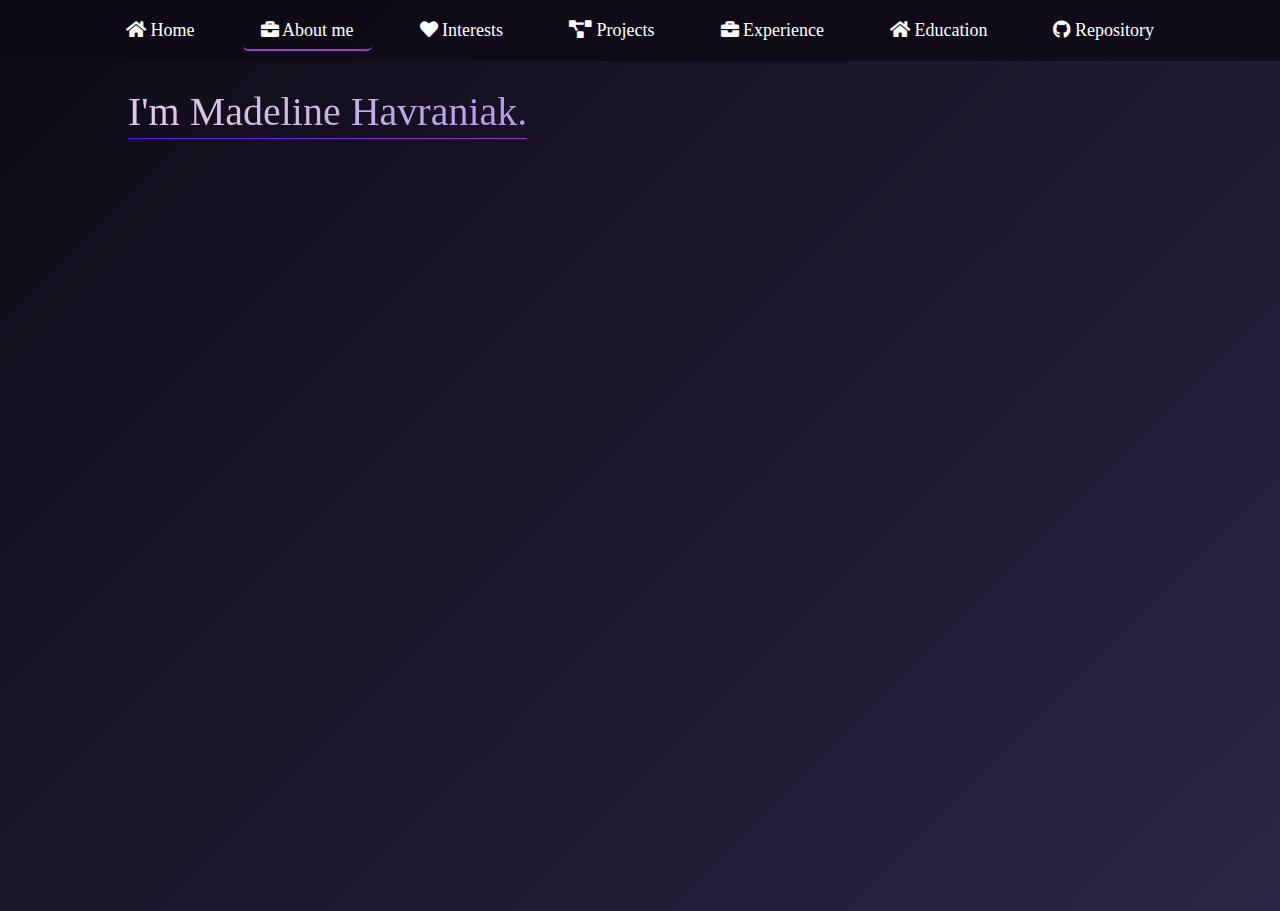
<file: aboutMe.html>
<!DOCTYPE html>
<html lang="en">

<head>
  <meta charset="UTF-8" />
  <meta name="viewport" content="width=device-width, initial-scale=1.0" />
  <title>Madeline Havraniak | About Me</title>
  <link rel="stylesheet" href="aboutMe.css" />
  <link rel="stylesheet" href="https://fonts.googleapis.com/css2?family=Orbitron&family=Fira+Code&display=swap" />
  <link rel="stylesheet" href="https://cdnjs.cloudflare.com/ajax/libs/font-awesome/5.15.4/css/all.min.css" />
</head>

<body class="body">
  <header>
    <nav>
      <ul>
        <li><a href="index.html"><i class="fas fa-home"></i> Home</a></li>
        <li><a href="aboutMe.html" class="active"><i class="fas fa-briefcase"></i> About me</a></li>
        <li><a href="interests.html"><i class="fas fa-heart"></i> Interests</a></li>
        <li><a href="projects.html"><i class="fas fa-project-diagram"></i> Projects</a></li>
        <li><a href="experience.html"><i class="fas fa-briefcase"></i> Experience</a></li>
        <li><a href="education.html"><i class="fas fa-home"></i> Education</a></li>
        <li><a href="https://github.com/maddiehavraniak3/myPortfolio" target="_blank"><i class="fab fa-github"></i> Repository</a></li>
      </ul>
    </nav>
  </header>

  <main>
    <section id="about" class="about-section-container">
      <div class="about-section">
        <div class="section-heading">
          <h1 class="section-heading-article"> I'm <span class="gradient-text">Madeline Havraniak.</span></h1>
          <div class="sectionHeadingP"></div>
        </div>
        <div class="info-dp-section">
          <div class="dp">
            <img src="images/madeline.jpg" alt="Madeline Havraniak" />
          </div>
          <div class="about-info">
            <p>Hi there! I'm Madeline, a marketing and data enthusiast with a knack for blending creativity and analytics. With a strong background in computer science, I've helped boost user engagement and streamline operations through data-driven insights. </p>
            <p>I'm excited about new opportunities, and I'm passionate about crafting strategies that truly connect with people. </p>
            <p>Let's work together to turn insights into impactful actions and achieve amazing results!</p>
            <a href="mailto:maddie.havraniak@gmail.com" class="contact-btn">Let's Talk!</a>
          </div>
        </div>
      </div>
    </section>
  </main>
  <script src="aboutMe.js"></script> <!-- Link to the new JavaScript file -->
</body>

</html>
</file>
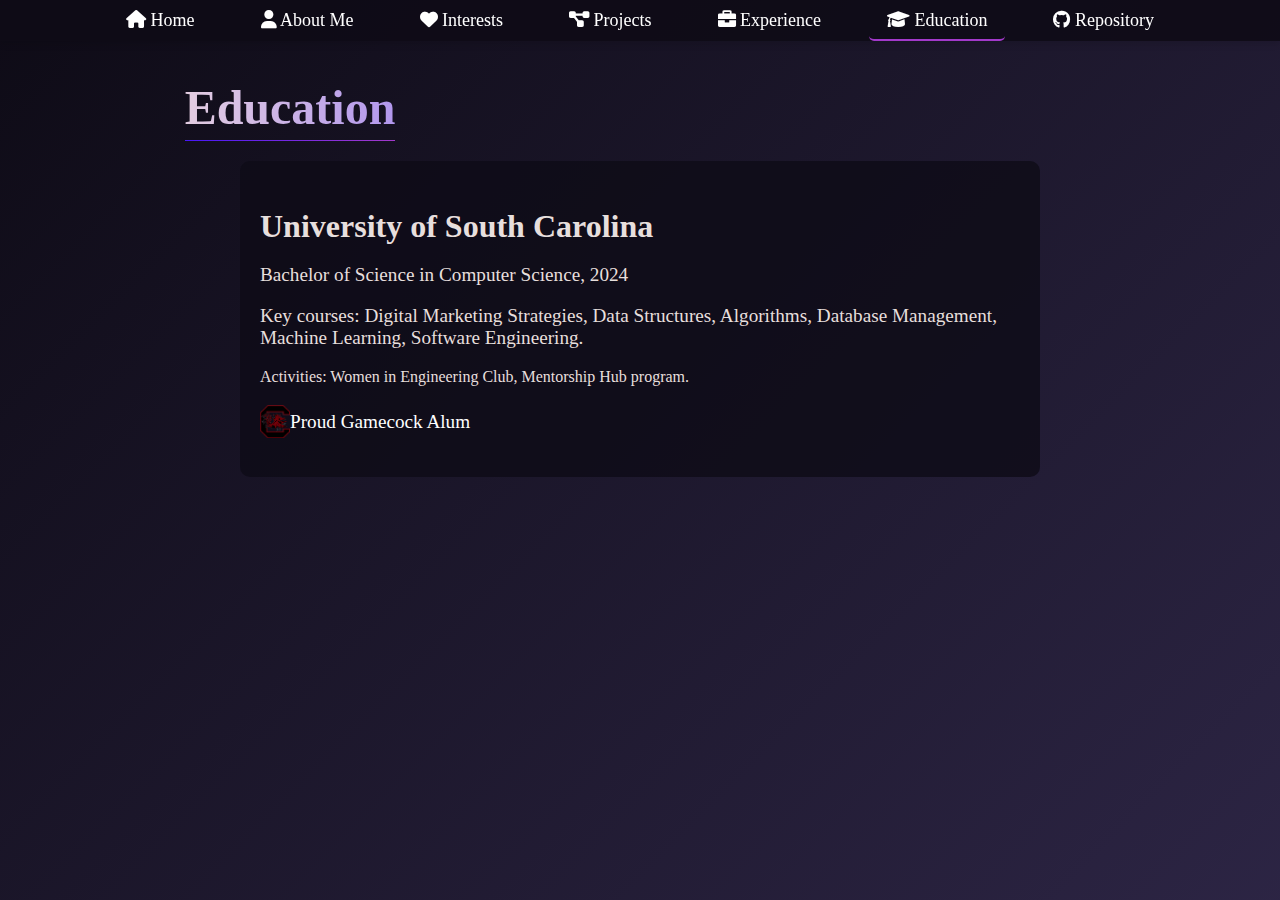
<file: education.html>
<!DOCTYPE html>
<html lang="en">
<head>
  <meta charset="UTF-8">
  <meta name="viewport" content="width=device-width, initial-scale=1.0">
  <title>Education</title>
  <link rel="stylesheet" href="education.css">
  <link rel="stylesheet" href="https://cdnjs.cloudflare.com/ajax/libs/font-awesome/6.0.0-beta3/css/all.min.css">
</head>
<body class="body">
  <header>
    <nav>
      <ul>
        <li><a href="index.html"><i class="fas fa-home"></i> Home</a></li>
        <li><a href="aboutMe.html"><i class="fas fa-user"></i> About Me</a></li>
        <li><a href="interests.html"><i class="fas fa-heart"></i> Interests</a></li>
        <li><a href="projects.html"><i class="fas fa-project-diagram"></i> Projects</a></li>
        <li><a href="experience.html"><i class="fas fa-briefcase"></i> Experience</a></li>
        <li><a href="education.html" class="active"><i class="fas fa-graduation-cap"></i> Education</a></li>
        <li><a href="https://github.com/maddiehavraniak3/myPortfolio" target="_blank"><i class="fab fa-github"></i> Repository</a></li>
      </ul>
    </nav>
  </header>

  <main>
    <section id="education" class="education-section">
      <h1 class="section-title"><span class="highlight">Education</span></h1>
      <div class="timeline">
        <div class="timeline-item">
          <div class="timeline-content">
            <h2>University of South Carolina</h2>
            <p>Bachelor of Science in Computer Science, 2024</p>
            <p>Key courses: Digital Marketing Strategies, Data Structures, Algorithms, Database Management, Machine Learning, Software Engineering.</p>
            </p>Activities: Women in Engineering Club, Mentorship Hub program.</p>
            <p class="proud-gamecock"><img src="images/gamecock_transparent.png" alt="Gamecock" class="gamecock-icon"> Proud Gamecock Alum</p>
          </div>
        </div>
        <!-- Add more timeline items as needed -->
      </div>
    </section>
  </main>

  <script src="education.js"></script>
</body>
</html>
</file>
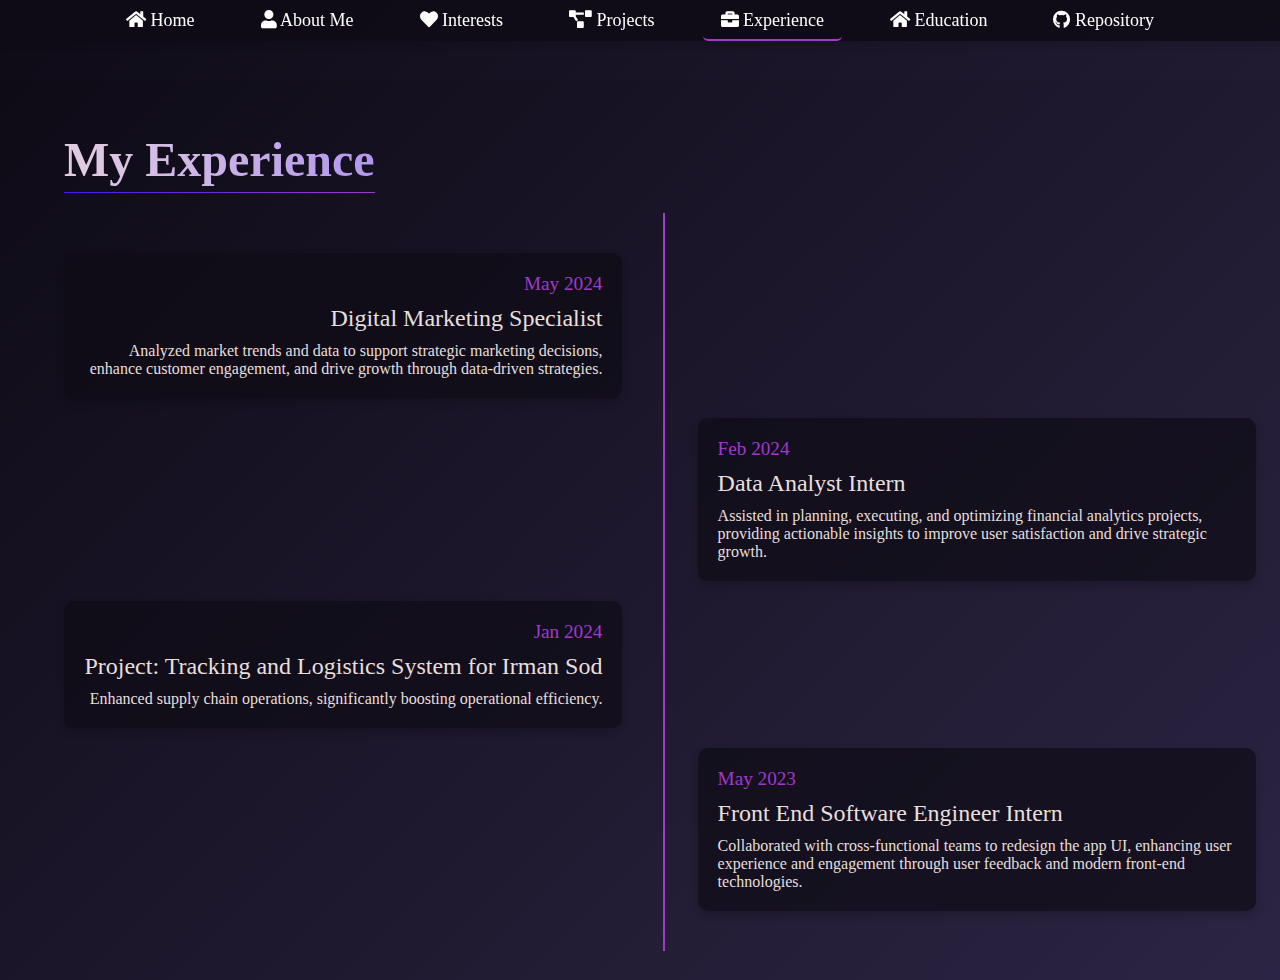
<file: experience.html>
<!DOCTYPE html>
<html lang="en">

<head>
  <meta charset="UTF-8" />
  <meta name="viewport" content="width=device-width, initial-scale=1.0" />
  <title>Madeline Havraniak | Experience</title>
  <link rel="stylesheet" href="experience.css" />
  <link rel="stylesheet" href="https://fonts.googleapis.com/css2?family=Orbitron&family=Fira+Code&display=swap" />
  <link rel="stylesheet" href="https://cdnjs.cloudflare.com/ajax/libs/font-awesome/5.15.4/css/all.min.css" />
</head>

<body class="body">
  <header>
    <nav>
      <ul>
        <li><a href="index.html"><i class="fas fa-home"></i> Home</a></li>
        <li><a href="aboutMe.html"><i class="fas fa-user"></i> About Me</a></li>
        <li><a href="interests.html"><i class="fas fa-heart"></i> Interests</a></li>
        <li><a href="projects.html"><i class="fas fa-project-diagram"></i> Projects</a></li>
        <li><a href="experience.html" class="active"><i class="fas fa-briefcase"></i> Experience</a></li>
        <li><a href="education.html"><i class="fas fa-home"></i> Education</a></li>
        <li><a href="https://github.com/maddiehavraniak3/myPortfolio" target="_blank"><i class="fab fa-github"></i> Repository</a></li>
      </ul>
    </nav>
  </header>

  <main>
    <section class="timeline">
      <h1 class="section-title"><span class="highlight">My Experience</span></h1>
      <div class="timeline-container">
        <div class="timeline-line"></div>
      </div>
    </section>
  </main>

  <script src="experience.js"></script>
</body>

</html>
</file>
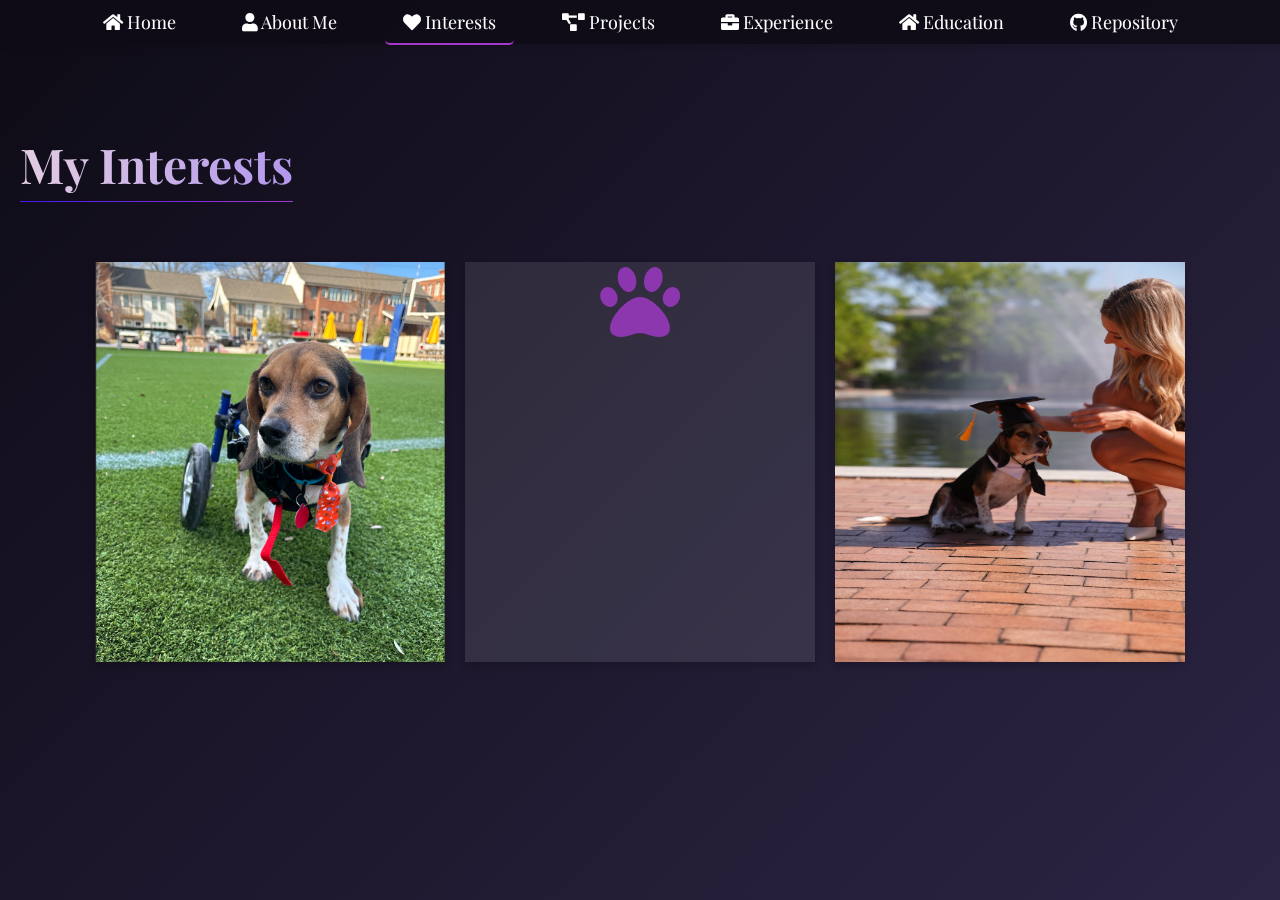
<file: interests.html>
<!DOCTYPE html>
<html lang="en">

<head>
  <meta charset="UTF-8" />
  <meta name="viewport" content="width=device-width, initial-scale=1.0" />
  <title>Madeline Havraniak | Interests</title>
  <link rel="stylesheet" href="interests.css" />
  <link rel="stylesheet" href="https://fonts.googleapis.com/css2?family=Playfair+Display:wght@400;700&family=Fira+Code&display=swap" />
  <link rel="stylesheet" href="https://cdnjs.cloudflare.com/ajax/libs/font-awesome/5.15.4/css/all.min.css" />
</head>

<body>
  <header>
    <nav>
      <ul>
        <li><a href="index.html"><i class="fas fa-home"></i> Home</a></li>
        <li><a href="aboutMe.html"><i class="fas fa-user"></i> About Me</a></li>
        <li><a href="interests.html" class="active"><i class="fas fa-heart"></i> Interests</a></li>
        <li><a href="projects.html"><i class="fas fa-project-diagram"></i> Projects</a></li>
        <li><a href="experience.html"><i class="fas fa-briefcase"></i> Experience</a></li>
        <li><a href="education.html"><i class="fas fa-home"></i> Education</a></li>
        <li><a href="https://github.com/maddiehavraniak3/myPortfolio" target="_blank"><i class="fab fa-github"></i> Repository</a></li>
      </ul>
    </nav>
  </header>

  <main>
    <section id="interests" class="interests-section">
      <h1 class="section-title"><span class="highlight">My Interests</span></h1>
      <div class="gallery">
        <div class="gallery-item">
          <img src="images/lt-dan.jpg" alt="Lieutenant Dan" class="gallery-image" />
          <div class="gallery-overlay">
            <h2>Lieutenant Dan</h2>
            <p>My beloved three-legged dog, Lieutenant Dan. He inspires me every day with his resilience and joy for life.</p>
          </div>
        </div>
        <div class="gallery-item gallery-icon-container">
          <i class="fas fa-paw fa-5x gallery-icon"></i>
          <div class="gallery-overlay">
            <h2>Animal Rescue</h2>
            <p>I volunteer at Final Victory Animal Rescue, helping to care for and find homes for rescue animals.</p>
          </div>
        </div>
        <div class="gallery-item">
          <img src="images/lt-dan2.jpg" alt="Lieutenant Dan" class="gallery-image" />
          <div class="gallery-overlay">
            <h2>Lieutenant Dan</h2>
            <p>Another lovely picture of my courageous companion, Lieutenant Dan.</p>
          </div>
        </div>
      </div>
    </section>
  </main>

  <script src="interests.js"></script>
</body>

</html>
</file>
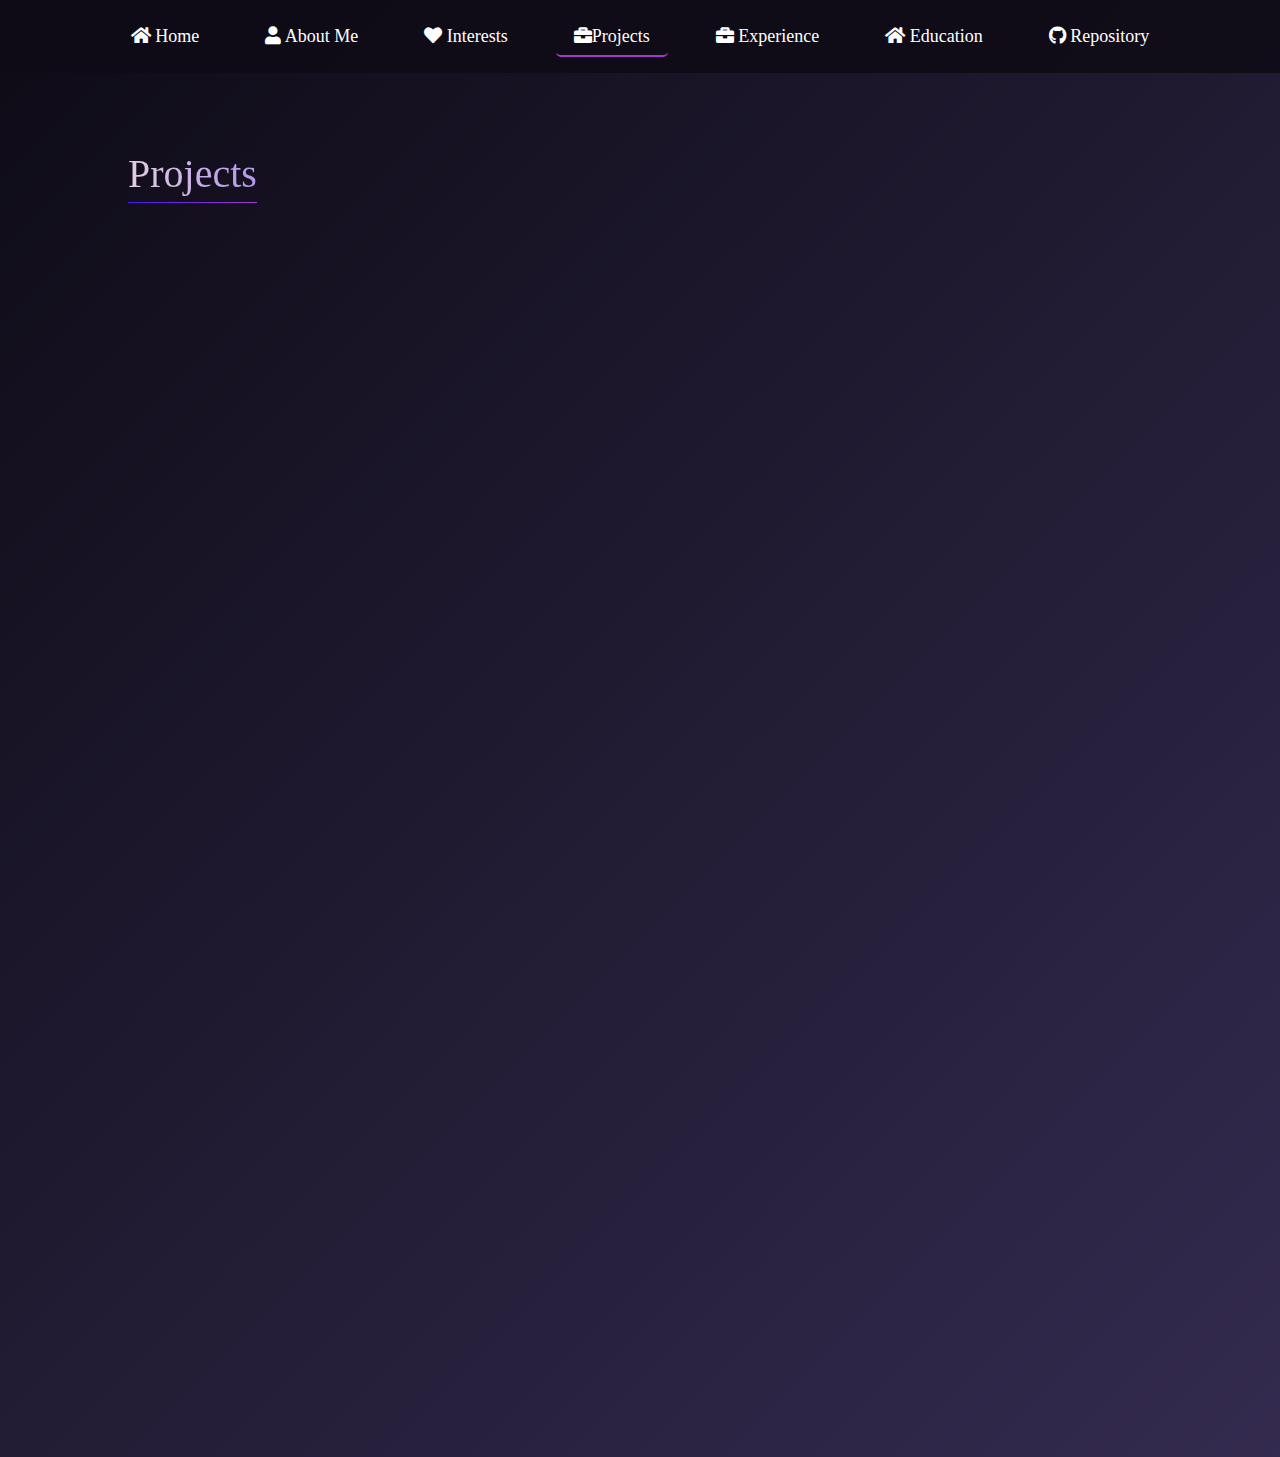
<file: projects.html>
<!DOCTYPE html>
<html lang="en">
<head>
    <meta charset="UTF-8">
    <meta name="viewport" content="width=device-width, initial-scale=1.0">
    <title>Madeline's Projects</title>
    <link rel="stylesheet" href="projects.css">
    <link rel="stylesheet" href="https://fonts.googleapis.com/css2?family=Orbitron&family=Fira+Code&display=swap" />
    <link rel="stylesheet" href="https://cdnjs.cloudflare.com/ajax/libs/font-awesome/5.15.4/css/all.min.css" />
</head>
<body class="body">
    <header>
        <nav>
          <ul>
            <li><a href="index.html"><i class="fas fa-home"></i> Home</a></li>
            <li><a href="aboutMe.html"><i class="fas fa-user"></i> About Me</a></li>
            <li><a href="interests.html"><i class="fas fa-heart"></i> Interests</a></li>
            <li><a href="projects.html" class="active"><i class="fas fa-briefcase"></i>Projects</a></li>
            <li><a href="experience.html"><i class="fas fa-briefcase"></i> Experience</a></li>
            <li><a href="education.html"><i class="fas fa-home"></i> Education</a></li>
            <li><a href="https://github.com/maddiehavraniak3/myPortfolio" target="_blank"><i class="fab fa-github"></i> Repository</a></li>
          </ul>
        </nav>
      </header>

    <main>
        <section id="projects" class="projects-section-container">
            <div class="projects-section">
                <div class="section-heading">
                    <h1 class="section-heading-article"> Projects</h1>
                    <div class="sectionHeadingP"></div>
                </div>
                <div class="project-container">
                    <div class="project-card" onclick="openModal('project1')">
                        <img src="images/marketing.png" alt="Project 1">
                        <h3>Marketing</h3>
                    </div>
                    <div class="project-card" onclick="openModal('project2')">
                        <img src="images/communityEngagement.png" alt="Project 2">
                        <h3>Community Engagement</h3>
                    </div>
                    <div class="project-card" onclick="openModal('project3')">
                        <img src="images/analyst.png" alt="Project 3">
                        <h3>Analyst</h3>
                    </div>
                    <div class="project-card" onclick="openModal('project4')">
                        <img src="images/fashion.png" alt="Project 4">
                        <h3>Buyer</h3>
                    </div>
                    <div class="project-card" onclick="openModal('project5')">
                        <img src="images/DigitalMedia.png" alt="Project 5">
                        <h3>Digital Campaign Manager</h3>
                    </div>
                </div>
            </div>
        </section>
    </main>

    <!-- Modal Structure -->
    <div id="project1" class="modal">
        <div class="modal-content">
            <span class="close" onclick="closeModal('project1')">&times;</span>
            <h2>Proposed Digital Marketing Campaign for Final Victory Animal Rescue</h2>
            <p>A proposed digital marketing campaign to boost awareness and donations for Final Victory animal rescue. Utilize CEO, content, marketing, social media, email marketing, and PPC advertising to showcase my abilities.</p>
            <button class="contact-btn" onclick="openPDF('pdfs/project1.pdf')">Download PDF</button>
        </div>
    </div>

    <div id="project2" class="modal">
        <div class="modal-content">
            <span class="close" onclick="closeModal('project2')">&times;</span>
            <h2>Maximizing Contributor Engagement and Content Quality for Custom Content</h2>
            <p>Proposed a strategy using advanced data analytics to improve financial solutions for gig workers on the Ualett app. Aim to enhance decision-making, user satisfaction, and engagement, expecting a 20% increase in engagement and a 15% rise in saving rates.</p>
            <button class="contact-btn" onclick="openPDF('pdfs/project2.pdf')">Download PDF</button>
        </div>
    </div>

    <div id="project3" class="modal">
        <div class="modal-content">
            <span class="close" onclick="closeModal('project3')">&times;</span>
            <h2>Financial Solutions Optimization for Gig Economy</h2>
            <p>Proposed a strategy to boost high-quality submissions by 40% and improve acceptance rates by 25% for custom content briefs in the APAC region, using data analytics, personalized feedback, and community-building techniques.</p>
            <button class="contact-btn" onclick="openPDF('pdfs/project3.pdf')">Download PDF</button>
        </div>
    </div>

    <div id="project4" class="modal">
        <div class="modal-content">
            <span class="close" onclick="closeModal('project4')">&times;</span>
            <h2>Optimizing Merchandise Selection and Enhancing Sales Performance</h2>
            <p>Proposed a comprehensive data-driven marketing analysis to optimize strategies and increase e-commerce sales by 25%.</p>
            <button class="contact-btn" onclick="openPDF('pdfs/project4.pdf')">Download PDF</button>
        </div>
    </div>

    <div id="project5" class="modal">
        <div class="modal-content">
            <span class="close" onclick="closeModal('project5')">&times;</span>
            <h2>Strategic Optimization of Digital Media Campaigns</h2>
            <p>This project proposal outlines a data-driven approach to optimize recipe campaigns through A/B testing of ad creatives and landing pages, coupled with real-time budget reallocation based on performance metrics to maximize campaign effectiveness and ROI.</p>
            <button class="contact-btn" onclick="openPDF('pdfs/project5.pdf')">Download PDF</button>
        </div>
    </div>

    <script src="projectScript.js"></script>
</body>
</html>
</file>
<file: aboutMe.css>
/* General styles */
body, html {
    margin: 0;
    padding: 0;
    width: 100%;
    height: 100%;
    font-family: 'Playfair Display', serif;
    background: linear-gradient(135deg, #0E0B16, #362d53, #372141, #07011f);
    background-size: 400% 400%;
    animation: gradientAnimation 15s ease infinite;
    color: #E7DFDD;
}

@keyframes gradientAnimation {
    0% {background-position: 0% 50%;}
    50% {background-position: 100% 50%;}
    100% {background-position: 0% 50%;}
}

/* Navigation bar styles */
header {
    background-color: rgba(14, 11, 22, 0.9);
    padding: 4px 0; 
}

nav ul {
    list-style: none;
    display: flex;
    justify-content: center;
    padding: 0;
}

nav ul li {
    margin: 0 15px;
}

nav ul li a {
    color: white;
    text-decoration: none;
    font-size: 18px;
    font-family: 'Playfair Display', serif;
    transition: color 0.3s, transform 0.3s;
    padding: 0.5em 1em;
    border-radius: 5px;
}

nav ul li a.active {
    border-bottom: 2px solid #A239CA; /* Underline the active tab */
}

nav ul li a:hover {
    color: #0E0B16;
    background-color: #E7DFDD;
    transform: scale(1.1);
}

/* About section styles */
.about-section-container {
    width: 100%;
    height: fit-content;
    display: flex;
    align-items: center;
    justify-content: center;
    flex-direction: column;
}

.about-section {
    width: 80%; /* Adjusted for better alignment */
    display: flex;
    flex-direction: column;
    align-items: flex-start; /* Align to the left */
    justify-content: center;
}

.section-heading {
    width: 100%;
    display: flex;
    flex-direction: column;
    align-items: flex-start; /* Align to the left */
    text-align: left; /* Align to the left */
    gap: 10px;
    transform: translateX(-100%); /* For animation */
    opacity: 0; /* For animation */
}

.section-heading-article {
    font-size: 2.5rem;
    font-family: 'Playfair Display', serif;
    font-weight: 500;
    background-image: linear-gradient(90deg, #e3cde1, #b297ed);
    background-clip: text;
    -webkit-background-clip: text;
    -webkit-text-fill-color: transparent;
    position: relative; /* Add this to use the ::after pseudo-element */
    display: inline-block; /* Add this to ensure the width matches the content */
    margin-bottom: 0; /* Adjust this to bring the title closer to the line */
}

.section-heading-article::after {
    content: '';
    display: block;
    width: 100%; /* Make the line match the width of the text */
    height: 1px;
    background-image: linear-gradient(90deg, #4717F6, #A239CA);
    margin-top: 3px; /* Adjust this to bring the line closer to the title */
}



.info-dp-section {
    width: 100%;
    display: flex;
    flex-direction: column;
    align-items: center;
    justify-content: center;
    margin-top: 10px;
    opacity: 0; /* For animation */
    transform: translateY(50px); /* For animation */
    transition: opacity 1s ease-out, transform 1s ease-out; /* For animation */
}

.about-info {
    width: 80%; /* Adjusted for better alignment */
    display: flex;
    flex-direction: column;
    text-align: left; /* Align to the left */
    opacity: 0; /* For animation */
    transform: translateY(50px); /* For animation */
    transition: opacity 1s ease-out, transform 1s ease-out; /* For animation */
}

.about-info p {
    font-size: 1.2rem;
    font-weight: 400;
    line-height: 1.5;
    color: #E7DFDD;
}

.dp {
    width: 30%; /* Adjusted for better alignment */
    display: flex;
    align-items: center;
    justify-content: center;
    margin-top: 10px;
    position: relative;
    transition-duration: .5s;
    opacity: 0; /* For animation */
    transform: translateY(50px); /* For animation */
}

.dp img {
    width: 100%;
    height: auto;
   /* border-radius: 50%; */
}

.dp::before {
    content: "";
    background-color: transparent;
    height: 150px;
    width: 150px;
    position: absolute;
    z-index: -2;
   /* box-shadow: 2px 2px 0px inset #8000ff, -2px -2px 0px inset transparent; */
    transition-duration: .5s;
}

.dp::after {
    content: "";
    background-color: transparent;
    height: 150px;
    width: 150px;
    position: absolute;
    z-index: -2;
   /* box-shadow: 2px 2px 0px inset transparent, -2px -2px 0px inset #8000ff; */
    transition-duration: .5s;
}

/* Hover effect on dp */
.dp:hover::after {
    transform: translate(20px, 20px);
    transition-duration: .5s;
}

.dp:hover::before {
    transform: translate(-20px, -20px);
    transition-duration: .5s;
}

/* Button styles */
.contact-btn {
    background: linear-gradient(90deg, #4717F6, #A239CA);
    color: #E7DFDD;
    border: none;
    padding: 10px 20px;
    font-size: 1rem;
    cursor: pointer;
    transition: background-color 0.3s ease, box-shadow 0. 3s ease, transform 0.3s ease;
    margin-top: 20px;
    margin-bottom: 60px;
    opacity: 0; /* For animation */
    transform: translateY(50px); /* For animation */
    transition: opacity 1s ease-out, transform 1s ease-out; /* For animation */
    text-align: center; /* Center the text */
    display: inline-block; /* Ensure the button behaves like an inline-block element */
    box-shadow: 0 5px 15px rgba(0,0,0,0.3); /* 3D effect */
    border-radius: 5px; /* Rounded corners */
}

.contact-btn:hover {
    background: linear-gradient(90deg, #A239CA, #4717F6);
    box-shadow: 0 10px 20px rgba(0,0,0,0.4); /* Enhanced 3D effect on hover */
    transform: translateY(-3px); /* Lift button slightly on hover */
}

.contact-btn:active {
    box-shadow: 0 2px 5px rgba(0,0,0,0.2); /* Reduced shadow on click */
    transform: translateY(2px); /* Button pressed effect */
}

@keyframes gradientTextAnimation {
    0% {background-position: 0%;}
    100% {background-position: 100%;}
}

/* Animation keyframes */
@keyframes fadeIn {
    0% { opacity: 0; transform: translateY(50px); }
    100% { opacity: 1; transform: translateY(0); }
}
</file>
<file: education.css>
/* General styles */
body, html {
    margin: 0;
    padding: 0;
    width: 100%;
    height: 100%;
    font-family: 'Playfair Display', serif;
    background: linear-gradient(135deg, #0E0B16, #362d53, #533362, #4717F6);
    background-size: 400% 400%;
    animation: gradientAnimation 15s ease infinite;
    color: #E7DFDD;
  }
  
  @keyframes gradientAnimation {
    0% {background-position: 0% 50%;}
    50% {background-position: 100% 50%;}
    100% {background-position: 0% 50%;}
  }
  
  /* Navigation bar styles */
  header {
    background-color: rgba(14, 11, 22, 0.9);
    padding: 10px 0;
    box-shadow: 0 4px 6px rgba(0, 0, 0, 0.1);
    position: fixed;
    width: 100%;
    top: 0;
    z-index: 1000;
  }
  
  nav ul {
    list-style: none;
    display: flex;
    justify-content: center;
    padding: 0;
    margin: 0;
  }
  
  nav ul li {
    margin: 0 15px;
  }
  
  nav ul li a {
    color: white;
    text-decoration: none;
    font-size: 18px;
    font-family: 'Playfair Display', serif;
    transition: color 0.3s, transform 0.3s, background-color 0.3s;
    padding: 0.5em 1em;
    border-radius: 5px;
  }
  
  nav ul li a.active {
    border-bottom: 2px solid #A239CA; /* Underline the active tab */
  }
  
  nav ul li a:hover {
    color: #0E0B16;
    background-color: #E7DFDD;
    transform: scale(1.1);
  }
  
  /* Education section styles */
  .education-section {
    padding: 100px 20px;
    text-align: center;
    position: relative;
    overflow: hidden;
  }

  .section-title {
    font-size: 48px;
    color: #E7DFDD;
    margin-bottom: 10px;
    margin-top: -20px;
    animation: slideIn 1s ease-in-out;
    background-image: linear-gradient(90deg, #e3cde1, #b297ed);
    background-clip: text;
    -webkit-background-clip: text;
    color: transparent;
    display: inline-block;
    margin-bottom: 20px;
    margin-left: -700px; /* Adjust the value as needed */
}

.section-title::after {
    content: '';
    display: block;
    width: 100%;
    height: 1px;
    background-image: linear-gradient(90deg, #4717F6, #A239CA);
    margin-top: 5px;
}

  .timeline {
    position: relative;
    max-width: 800px;
    margin: 0 auto;
  }
  
  .timeline-item {
    display: flex;
    justify-content: center;
    margin-bottom: 50px;
  }
  
  .timeline-content {
    background: rgba(14, 11, 22, 0.8);
    padding: 20px;
    border-radius: 10px;
    position: relative;
    text-align: left;
    animation: fadeInUp 2s ease-in-out;
  }
  
  .timeline-content h2 {
    font-size: 2em;
    margin-bottom: 10px;
  }
  
  .timeline-content p {
    font-size: 1.2em;
  }
  
  .gamecock-icon {
    width: 30px;
    height: auto;
    vertical-align: middle;
  }
  
  .proud-gamecock {
    font-size: 1.2em;
    color: white;
    display: flex;
    align-items: center;
    animation: pulse 2s infinite;
  }
  
  @keyframes fadeInDown {
    from { opacity: 0; transform: translateY(-50px); }
    to { opacity: 1; transform: translateY(0); }
  }
  
  @keyframes fadeInUp {
    from { opacity: 0; transform: translateY(50px); }
    to { opacity: 1; transform: translateY(0); }
  }
  
  @keyframes pulse {
    0% { transform: scale(1); }
    50% { transform: scale(1.1); }
    100% { transform: scale(1); }
  }
</file>
<file: experience.css>
/* General styles */
body, html {
  margin: 0;
  padding: 0;
  width: 100%;
  height: 100%;
  font-family: 'Playfair Display', serif;
  background: linear-gradient(135deg, #0E0B16, #362d53, #533362, #4717F6);
  background-size: 400% 400%;
  animation: gradientAnimation 15s ease infinite;
  color: #E7DFDD;
}

@keyframes gradientAnimation {
  0% {background-position: 0% 50%;}
  50% {background-position: 100% 50%;}
  100% {background-position: 0% 50%;}
}

/* Navigation bar styles */
header {
  background-color: rgba(14, 11, 22, 0.9);
  padding: 10px 0;
  box-shadow: 0 4px 6px rgba(0, 0, 0, 0.1);
  position: fixed;
  width: 100%;
  top: 0;
  z-index: 1000;
}

nav ul {
  list-style: none;
  display: flex;
  justify-content: center;
  padding: 0;
  margin: 0;
}

nav ul li {
  margin: 0 15px;
}

nav ul li a {
  color: white;
  text-decoration: none;
  font-size: 18px;
  font-family: 'Playfair Display', serif;
  transition: color 0.3s, transform 0.3s, background-color 0.3s;
  padding: 0.5em 1em;
  border-radius: 5px;
}

nav ul li a.active {
  border-bottom: 2px solid #A239CA; /* Underline the active tab */
}

nav ul li a:hover {
  color: #0E0B16;
  background-color: #E7DFDD;
  transform: scale(1.1);
}

/* Timeline styles */
.timeline {
  position: relative;
  margin: 80px auto 50px; /* Adjust the margin-top value to move the section higher */
  padding: 20px 0;
  width: 90%;
  max-width: 1200px;
}

.section-title {
  font-size: 48px;
  color: #E7DFDD;
  margin-bottom: 10px;
  animation: slideIn 1s ease-in-out;
  background-image: linear-gradient(90deg, #e3cde1, #b297ed);
  background-clip: text;
  -webkit-background-clip: text;
  color: transparent;
  display: inline-block;
  margin-bottom: 20px;
}

.section-title::after {
  content: '';
  display: block;
  width: 100%;
  height: 1px;
  background-image: linear-gradient(90deg, #4717F6, #A239CA);
  margin-top: 5px;
}

.timeline-container {
  position: relative;
  width: 100%;
  margin: 0 auto;
  padding: 20px 0;
}

.timeline-line {
  position: absolute;
  left: 52%;
  top: 0;
  height: 100%;
  border-left: 2px solid #A239CA;
}

.timeline-item {
  position: relative;
  margin: 20px 0;
  padding: 20px;
  background: rgba(14, 11, 22, 0.7);
  border-radius: 10px;
  box-shadow: 0 4px 8px rgba(0, 0, 0, 0.2);
  opacity: 0;
  transform: translateY(20px);
  transition: all 0.6s ease-out;
  width: 45%;
}

.timeline-item.left {
  left: 0;
  text-align: right; /* Ensure text aligns correctly */
}

.timeline-item.right {
  left: 55%; /* Adjust this value to keep right items correctly positioned */
  text-align: left; /* Ensure text aligns correctly */
}

.timeline-item.visible {
  opacity: 1;
  transform: translateY(0);
}

.timeline-content {
  text-align: left;
}

.timeline-item.left .timeline-content {
  text-align: right; /* Ensure content aligns correctly for left items */
}

.timeline-date {
  font-size: 1.2em;
  color: #A239CA;
  margin-bottom: 5px;
}

.timeline-title {
  font-size: 1.5em;
  margin: 10px 0;
}

.timeline-description {
  font-size: 1em;
  color: #E7DFDD;
}

@media (max-width: 768px) {
  .timeline-container {
      width: 90%;
      border-left: none;
  }

  .timeline-item {
      width: 100%;
      left: 0;
  }

  .timeline-item.right, .timeline-item.left {
      left: 0;
      text-align: left;
  }
}
</file>
<file: interests.css>
/* General styles */
body, html {
  margin: 0;
  padding: 0;
  width: 100%;
  height: 100%;
  font-family: 'Playfair Display', serif;
  background: linear-gradient(135deg, #0E0B16, #362d53, #533362, #4717F6);
  background-size: 400% 400%;
  animation: gradientAnimation 15s ease infinite;
  color: #E7DFDD;
  overflow-x: hidden;
}

@keyframes gradientAnimation {
  0% {background-position: 0% 50%;}
  50% {background-position: 100% 50%;}
  100% {background-position: 0% 50%;}
}

/* Navigation bar styles */
header {
  background-color: rgba(14, 11, 22, 0.9);
  padding: 10px 0;
  box-shadow: 0 4px 6px rgba(0, 0, 0, 0.1);
  position: fixed;
  width: 100%;
  top: 0;
  z-index: 1000;
}

nav ul {
  list-style: none;
  display: flex;
  justify-content: center;
  padding: 0;
  margin: 0;
}

nav ul li {
  margin: 0 15px;
}

nav ul li a {
  color: white;
  text-decoration: none;
  font-size: 18px;
  font-family: 'Playfair Display', serif;
  transition: color 0.3s, transform 0.3s, background-color 0.3s;
  padding: 0.5em 1em;
  border-radius: 5px;
}

nav ul li a.active {
  border-bottom: 2px solid #A239CA; /* Underline the active tab */
}

nav ul li a:hover {
  color: #0E0B16;
  background-color: #E7DFDD;
  transform: scale(1.1);
}

/* Interests section styles */
.interests-section {
  padding: 100px 20px 40px;
  text-align: left; /* Align to the left */
  animation: fadeIn 1.5s ease-in-out;
}

.section-title {
  font-size: 48px;
  color: #E7DFDD;
  margin-bottom: 10px;
  animation: slideIn 1s ease-in-out;
  background-image: linear-gradient(90deg, #e3cde1, #b297ed);
  background-clip: text;
  -webkit-background-clip: text;
  color: transparent;
  position: relative; /* Add this to use the ::after pseudo-element */
  display: inline-block; /* Add this to ensure the width matches the content */
  margin-bottom: 0; /* Adjust this to bring the title closer to the line */
}

.section-title::after {
  content: '';
  display: block;
  width: 100%; /* Make the line match the width of the text */
  height: 1px;
  background-image: linear-gradient(90deg, #4717F6, #A239CA);
  margin-top: 5px; /* Adjust this to bring the line closer to the title */
}

.section-title span.highlight:hover {
  color: #4717F6;
  background-image: none;
  -webkit-background-clip: none;
  background-clip: none;
  color: #4717F6;
}

.gallery {
  margin-top: 60px;
  display: flex;
  justify-content: center;
  align-items: center; /* Ensure vertical centering */
  gap: 20px;
}

.gallery-item {
  position: relative;
  width: 100%;
  max-width: 350px;
  height: 400px;
  overflow: hidden;
  transition: transform 0.3s, box-shadow 0.3s;
  box-shadow: 0 4px 8px rgba(0, 0, 0, 0.2);
}

.gallery-item:hover {
  transform: scale(1.05);
  box-shadow: 0 8px 16px rgba(0, 0, 0, 0.3);
}

.gallery-image, .gallery-icon {
  width: 100%;
  height: 100%;
  object-fit: absolute;
  transition: transform 0.5s ease;
}

.gallery-item:hover .gallery-image, .gallery-item:hover .gallery-icon {
  transform: scale(1.1);
}

.gallery-icon-container {
  display: flex;
  align-items: center;
  justify-content: center;
  width: 100%; /* Set a fixed width */
  height: 50; /* Set a fixed height */
}

.gallery-icon {
  color: rgba(162, 57, 202, 0.8);
  background: rgba(255, 255, 255, 0.1);
  font-size: 5em;
  text-align: center;
}

.gallery-overlay {
  position: absolute;
  top: 0;
  left: 0;
  width: 100%;
  height: 100%;
  background: rgba(0, 0, 0, 0.7);
  color: #E7DFDD;
  display: flex;
  flex-direction: column;
  justify-content: center;
  align-items: center;
  opacity: 0;
  transition: opacity 0.3s;
  padding: 20px;
  text-align: center;
  box-sizing: border-box; 
}

.gallery-item:hover .gallery-overlay {
  opacity: 1;
}

.gallery-overlay h2 {
  margin-bottom: 10px;
}

.gallery-overlay p {
  font-size: 16px;
  max-width: 280px;
  margin: 0 auto;
  word-wrap: break-word;
}

/* Animations */
@keyframes fadeIn {
  from {
      opacity: 0;
  }
  to {
      opacity: 1;
  }
}

@keyframes slideIn {
  from {
      transform: translateY(-20px);
  }
  to {
      transform: translateY(0);
  }
}
</file>
<file: projects.css>
/* General styles */
body, html {
    margin: 0;
    padding: 0;
    width: 100%;
    height: 100%;
    font-family: 'Playfair Display', serif;
    background: linear-gradient(135deg, #0E0B16, #362d53, #533362, #4717F6);
    background-size: 400% 400%;
    animation: gradientAnimation 15s ease infinite;
    color: #E7DFDD;
}

@keyframes gradientAnimation {
    0% {background-position: 0% 50%;}
    50% {background-position: 100% 50%;}
    100% {background-position: 0% 50%;}
}

/* Navigation bar styles */
header {
    background-color: rgba(14, 11, 22, 0.9);
    padding: 10px 0;
}

nav ul {
    list-style: none;
    display: flex;
    justify-content: center;
    padding: 0;
}

nav ul li {
    margin: 0 15px;
}

nav ul li a {
    color: white;
    text-decoration: none;
    font-size: 18px;
    font-family: 'Playfair Display', serif;
    transition: color 0.3s, transform 0.3s;
    padding: 0.5em 1em;
    border-radius: 5px;
}

nav ul li a.active {
    border-bottom: 2px solid #A239CA; /* Underline the active tab */
}

nav ul li a:hover {
    color: #0E0B16;
    background-color: #E7DFDD;
    transform: scale(1.1);
}

/* Projects section styles */
.projects-section-container {
    width: 100%;
    height: fit-content;
    display: flex;
    align-items: center;
    justify-content: center;
    flex-direction: column;
    padding: 50px 0; /* Added padding for better spacing */
}

.projects-section {
    width: 80%; /* Adjusted for better alignment */
    display: flex;
    flex-direction: column;
    align-items: flex-start; /* Align to the left */
    justify-content: center;
}

.section-heading {
    width: 100%;
    display: flex;
    flex-direction: column;
    align-items: flex-start; /* Align to the left */
    text-align: left; /* Align to the left */
    gap: 10px;
    transform: translateX(-100%); /* For animation */
    opacity: 0; /* For animation */
}

.section-heading-article {
    font-size: 2.5rem;
    font-family: 'Playfair Display', serif;
    font-weight: 500;
    background-image: linear-gradient(90deg, #e3cde1, #b297ed);
    background-clip: text;
    -webkit-background-clip: text;
    -webkit-text-fill-color: transparent;
    animation: gradientTextAnimation 3s ease infinite;
    position: relative; /* Add this to use the ::after pseudo-element */
    display: inline-block; /* Add this to ensure the width matches the content */
    margin-bottom: 0; /* Adjust this to bring the title closer to the line */
}

.section-heading-article::after {
    content: '';
    display: block;
    width: 100%; /* Make the line match the width of the text */
    height: 1px;
    background-image: linear-gradient(90deg, #4717F6, #A239CA);
    margin-top: 5px; /* Adjust this to bring the line closer to the title */
}

.project-container {
    display: flex;
    flex-wrap: wrap;
    justify-content: center;
    padding: 20px;
    opacity: 0; /* For animation */
    transform: translateY(50px); /* For animation */
    transition: opacity 1s ease-out, transform 1s ease-out; /* For animation */
}

.project-card {
    width: 300px;
    margin: 20px;
    overflow: hidden;
    border-radius: 15px;
    background-color: #fff;
    color: #0E0B16;
    transition: transform 0.3s, box-shadow 0.3s;
    text-align: center;
    cursor: pointer;
}

.project-card img {
    width: 100%;
    display: block;
    transition: transform 0.3s;
}

.project-card h3 {
    margin: 10px 0;
    font-size: 1.2em;
}

.project-card:hover {
    transform: scale(1.05);
    box-shadow: 0 10px 20px rgba(0, 0, 0, 0.3);
}

.project-card:hover img {
    transform: scale(1.1);
}

/* Modal styles */
.modal {
    display: none;
    position: fixed;
    z-index: 1;
    left: 0;
    top: 0;
    width: 100%;
    height: 100%;
    overflow: auto;
    background-color: rgba(0, 0, 0, 0.5);
}

.modal-content {
    background-color: #0E0B16;
    margin: 15% auto;
    padding: 20px 40px; /* Increased padding for better spacing */
    border: 1px solid #888;
    width: 80%;
    max-width: 800px; /* Set a max-width for better control */
    color: #E7DFDD;
    border-radius: 10px;
    box-shadow: 0 10px 20px rgba(0, 0, 0, 0.5); /* Add shadow for depth */
    text-align: center; /* Center align text */
}

.modal-content h2 {
    margin-top: 0;
    font-size: 2em;
    font-weight: bold;
    color: #E7DFDD;
}

.modal-content p {
    font-size: 1.1em;
    margin: 20px 0;
    color: #E7DFDD;
}

.close {
    color: #E7DFDD;
    float: right;
    font-size: 28px;
    font-weight: bold;
}

.close:hover,
.close:focus {
    color: #A239CA;
    text-decoration: none;
    cursor: pointer;
}

/* Button styles */
.contact-btn {
    background: linear-gradient(90deg, #4717F6, #A239CA);
    color: #E7DFDD;
    border: none;
    padding: 10px 20px;
    font-size: 1rem;
    cursor: pointer;
    transition: background-color 0.3s ease, box-shadow 0.3s ease, transform 0.3s ease;
    margin-top: 20px;
    text-align: center;
    display: inline-block;
    box-shadow: 0 5px 15px rgba(0,0,0,0.3); /* 3D effect */
    border-radius: 5px; /* Rounded corners */
}

.contact-btn:hover {
    background: linear-gradient(90deg, #A239CA, #4717F6);
    box-shadow: 0 10px 20px rgba(0,0,0,0.4); /* Enhanced 3D effect on hover */
    transform: translateY(-3px); /* Lift button slightly on hover */
}

.contact-btn:active {
    box-shadow: 0 2px 5px rgba(0,0,0,0.2); /* Reduced shadow on click */
    transform: translateY(2px); /* Button pressed effect */
}

@keyframes gradientTextAnimation {
    0% {background-position: 0%;}
    100% {background-position: 100%;}
}

/* Animation keyframes */
@keyframes fadeIn {
    0% { opacity: 0; transform: translateY(50px); }
    100% { opacity: 1; transform: translateY(0); }
}
</file>
